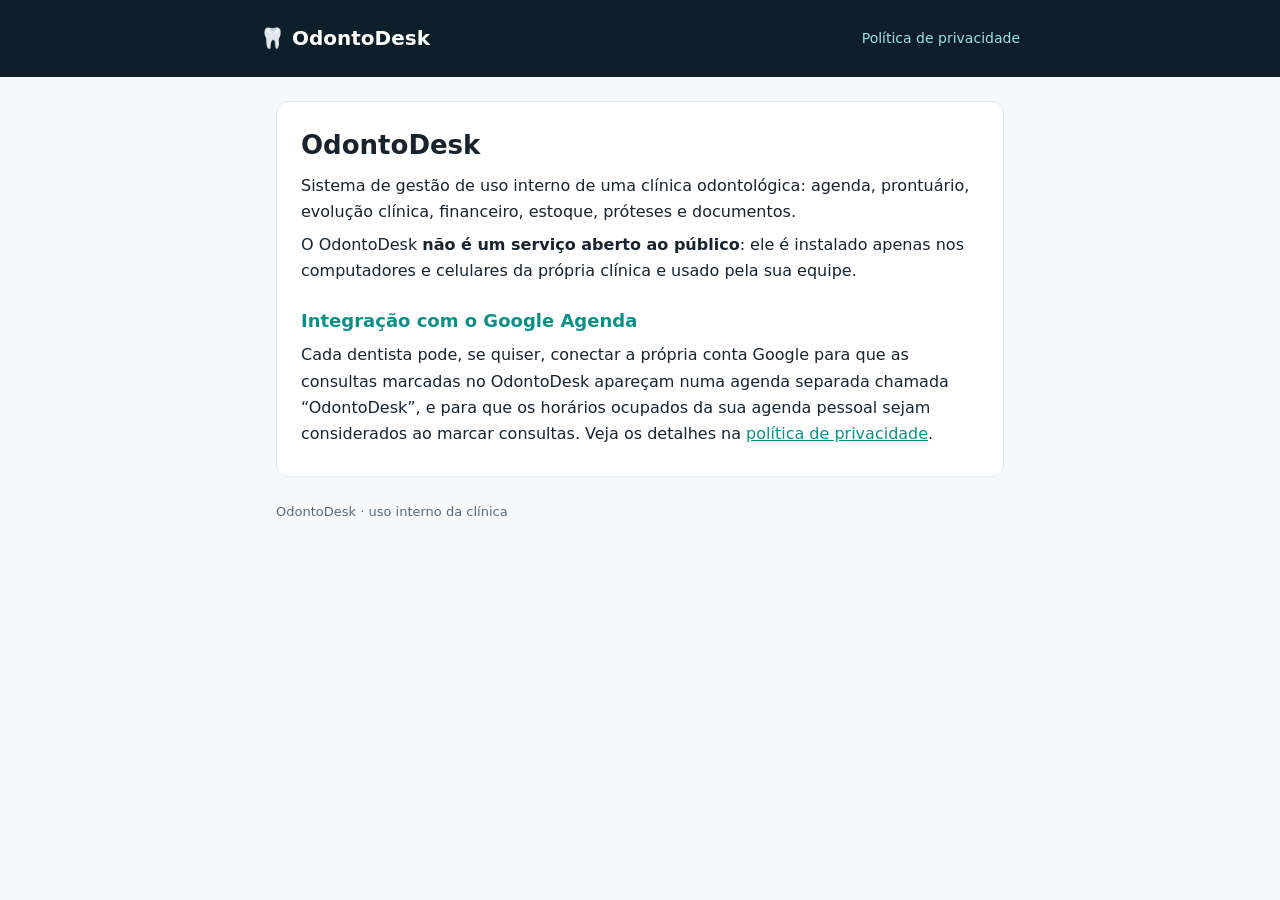
<file: index.html>
<!doctype html>
<html lang="pt-BR"><head><meta charset="utf-8"><meta name="viewport" content="width=device-width,initial-scale=1">
<title>OdontoDesk</title><meta name="description" content="OdontoDesk — sistema de gestão de uso interno de clínica odontológica."><link rel="stylesheet" href="estilo.css"></head>
<body><header><div class="in"><b>🦷 OdontoDesk</b><a href="privacidade.html">Política de privacidade</a></div></header>
<main><div class="card"><h1>OdontoDesk</h1>
<p>Sistema de gestão de uso interno de uma clínica odontológica: agenda, prontuário, evolução clínica, financeiro, estoque, próteses e documentos.</p>
<p>O OdontoDesk <b>não é um serviço aberto ao público</b>: ele é instalado apenas nos computadores e celulares da própria clínica e usado pela sua equipe.</p>
<h2>Integração com o Google Agenda</h2>
<p>Cada dentista pode, se quiser, conectar a própria conta Google para que as consultas marcadas no OdontoDesk apareçam numa agenda separada chamada “OdontoDesk”, e para que os horários ocupados da sua agenda pessoal sejam considerados ao marcar consultas. Veja os detalhes na <a href="privacidade.html">política de privacidade</a>.</p></div></main>
<footer>OdontoDesk · uso interno da clínica</footer></body></html>
</file>
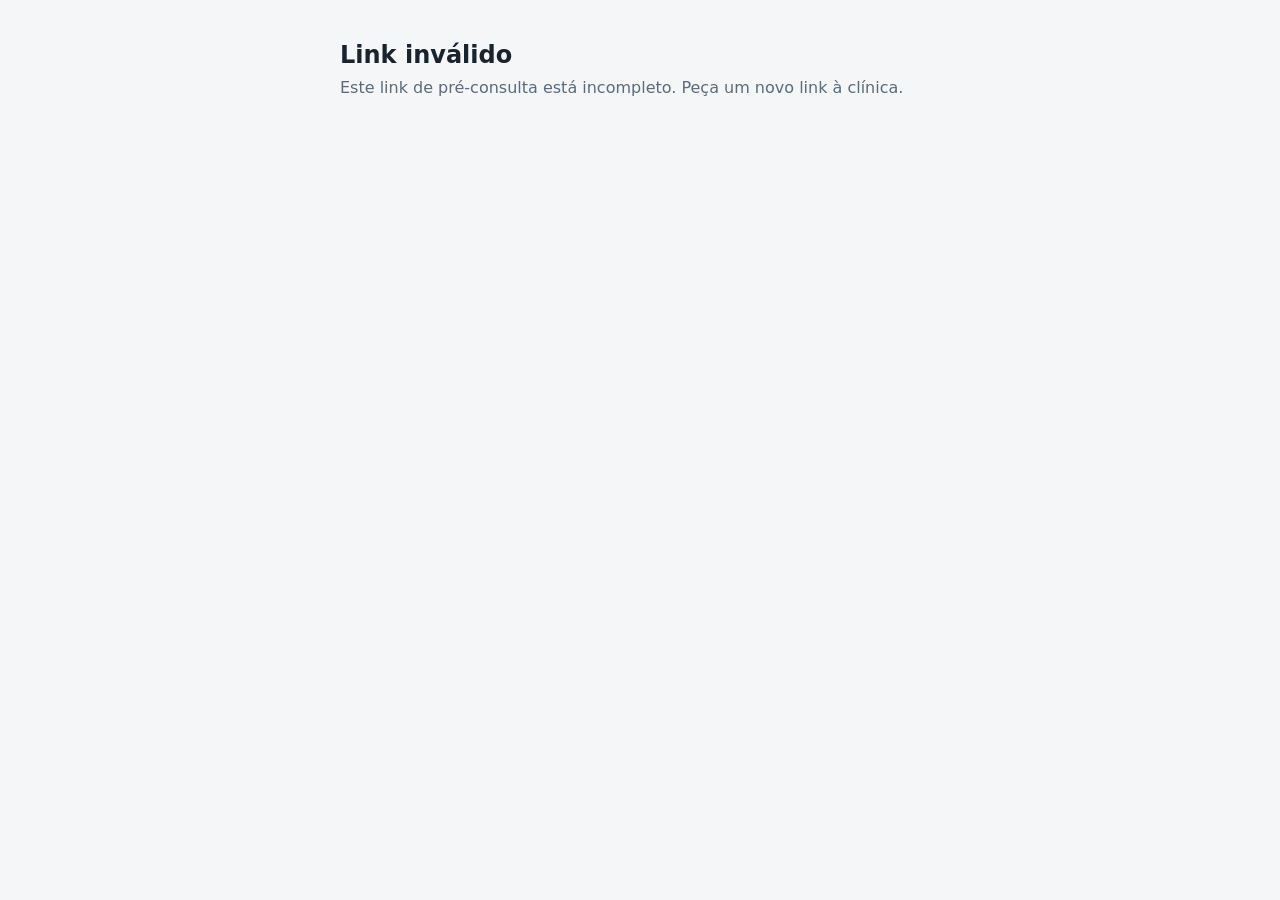
<file: pre-consulta/index.html>
<!doctype html>
<html lang="pt-BR">
<head>
<meta charset="utf-8">
<meta name="viewport" content="width=device-width, initial-scale=1">
<meta name="robots" content="noindex, nofollow">
<meta name="referrer" content="no-referrer">
<title>Pré-consulta</title>
<style>
  :root { --bg:#f4f6f8; --card:#fff; --ink:#18232e; --muted:#5b6b7c; --line:#dfe6ec; --accent:#0e8f86; --accent-soft:#e0f3f1; --danger:#c2410c; }
  * { box-sizing: border-box; }
  body { margin:0; background:var(--bg); color:var(--ink); font:16px/1.5 system-ui,-apple-system,"Segoe UI",Roboto,sans-serif; }
  .wrap { max-width:640px; margin:0 auto; padding:16px 16px 48px; }
  header { padding:20px 4px 8px; }
  header .clinic { font-size:13px; font-weight:700; letter-spacing:.06em; text-transform:uppercase; color:var(--accent); }
  h1 { font-size:24px; margin:4px 0 6px; line-height:1.25; }
  .lead { color:var(--muted); margin:0; }
  .appt { margin-top:12px; display:inline-block; background:var(--accent-soft); color:#0f5f59; padding:6px 12px; border-radius:99px; font-size:14px; font-weight:600; }
  section { background:var(--card); border:1px solid var(--line); border-radius:14px; padding:18px 16px; margin-top:16px; }
  h2 { font-size:17px; margin:0 0 14px; display:flex; gap:10px; align-items:center; }
  h2 .n { width:26px; height:26px; border-radius:50%; background:var(--accent); color:#fff; display:inline-grid; place-items:center; font-size:14px; flex:none; }
  label.f { display:block; margin-bottom:14px; font-size:14px; color:var(--muted); }
  label.f span.req { color:var(--danger); }
  input, textarea, select { width:100%; font:inherit; color:inherit; border:1px solid var(--line); border-radius:10px; padding:11px 12px; background:#fff; margin-top:5px; }
  textarea { min-height:84px; resize:vertical; }
  input:focus, textarea:focus { outline:3px solid var(--accent-soft); border-color:var(--accent); }
  .grid2 { display:grid; grid-template-columns:1fr 1fr; gap:0 12px; }
  @media (max-width:480px){ .grid2 { grid-template-columns:1fr; } }
  .q { padding:12px 0; border-top:1px solid var(--line); }
  .q:first-of-type { border-top:0; padding-top:0; }
  .q .qt { font-weight:600; margin-bottom:8px; }
  .yn { display:flex; gap:8px; }
  .yn label { flex:1; }
  .yn input { position:absolute; opacity:0; pointer-events:none; }
  .yn span { display:block; text-align:center; padding:10px; border:1px solid var(--line); border-radius:10px; cursor:pointer; font-weight:600; color:var(--muted); }
  .yn input:checked + span { background:var(--accent); border-color:var(--accent); color:#fff; }
  .yn input:focus-visible + span { outline:3px solid var(--accent-soft); }
  .obs { display:none; margin-top:8px; }
  .q.sim .obs { display:block; }
  .consent { display:flex; gap:10px; align-items:flex-start; font-size:14px; }
  .consent input { width:22px; height:22px; margin-top:2px; flex:none; }
  .btn { display:block; width:100%; border:0; border-radius:12px; padding:15px; font:inherit; font-weight:700; cursor:pointer; margin-top:10px; }
  .btn.primary { background:#1f9d55; color:#fff; font-size:17px; }
  .btn.sec { background:#fff; border:1px solid var(--line); color:var(--ink); }
  .err { color:var(--danger); font-size:14px; margin-top:10px; display:none; }
  .done { text-align:center; }
  .done .ok { width:64px; height:64px; border-radius:50%; background:#dcfce7; color:#15803d; display:grid; place-items:center; font-size:34px; margin:10px auto 8px; }
  .hidden { display:none !important; }
  .note { font-size:13px; color:var(--muted); margin-top:14px; }
  .invalid { outline:2px solid var(--danger); }
  .social { margin-bottom:14px; font-size:14px; color:var(--muted); }
  .social .yn { margin-top:6px; }
  .msg { display:block; color:var(--danger); font-size:13px; margin-top:4px; min-height:18px; }
  .addr { border-top:1px solid var(--line); margin-top:4px; padding-top:12px; }
  .cep-row { display:flex; gap:10px; align-items:flex-start; }
  .cep-row .f { flex:1; margin-bottom:4px; }
  .btn.mini { width:auto; padding:11px 14px; margin-top:24px; font-size:14px; }
  .cep-search { background:#f8fafc; border:1px solid var(--line); border-radius:10px; padding:12px; margin-bottom:14px; }
  .hint { font-size:13px; color:var(--muted); margin:4px 0 10px; }
  .cep-item { display:block; width:100%; text-align:left; background:#fff; border:1px solid var(--line); border-radius:10px; padding:10px 12px; margin:6px 0; font:inherit; font-size:14px; cursor:pointer; }
  .cep-item small { color:var(--muted); }
  select { appearance:auto; }
</style>
</head>
<body>
<div class="wrap">
  <div id="bad" class="hidden"><header><h1>Link inválido</h1><p class="lead">Este link de pré-consulta está incompleto. Peça um novo link à clínica.</p></header></div>

  <form id="form" class="hidden" novalidate>
    <header>
      <div class="clinic" id="clinic"></div>
      <h1 id="hello">Formulário de pré-consulta</h1>
      <p class="lead">Preencha antes da sua consulta. Leva cerca de 3 minutos e ajuda a gente a cuidar melhor de você.</p>
      <div class="appt hidden" id="appt"></div>
    </header>

    <section>
      <h2><span class="n">1</span>Seus dados</h2>
      <label class="f">Nome completo (como no documento) <span class="req">*</span><input name="name" autocomplete="name" required></label>
      <div class="f social">
        <span>Usa nome social?</span>
        <div class="yn">
          <label><input type="radio" name="usesSocial" value="n" checked><span>Não</span></label>
          <label><input type="radio" name="usesSocial" value="s"><span>Sim</span></label>
        </div>
      </div>
      <label class="f hidden" id="socialBox">Nome social <span class="req">*</span><input name="socialName" placeholder="Como você prefere ser chamado(a)"></label>
      <div class="grid2">
        <label class="f">Data de nascimento <span class="req">*</span><input name="birth" type="date" required></label>
        <label class="f">CPF<input name="cpf" inputmode="numeric" maxlength="14" autocomplete="off" placeholder="000.000.000-00"><span class="msg" data-msg="cpf"></span></label>
        <label class="f">Celular / WhatsApp <span class="req">*</span><input name="phone" type="tel" maxlength="15" autocomplete="tel" placeholder="(DD) 9NNNN-NNNN" required><span class="msg" data-msg="phone"></span></label>
        <label class="f">E-mail<input name="email" type="email" autocomplete="email"></label>
      </div>
      <div class="addr">
        <div class="cep-row">
          <label class="f">CEP<input name="cep" inputmode="numeric" maxlength="9" autocomplete="postal-code" placeholder="00000-000"><span class="msg ok-msg" data-msg="cep"></span></label>
          <button type="button" class="btn sec mini" id="naosei">Não sei o CEP</button>
        </div>
        <div class="cep-search hidden" id="cepSearch">
          <p class="hint">Informe o estado, a cidade e parte do nome da rua:</p>
          <div class="grid2">
            <label class="f">Estado (UF)<select name="s_uf"></select></label>
            <label class="f">Cidade<input name="s_city"></label>
          </div>
          <label class="f">Rua / avenida<input name="s_street" placeholder="ex.: Paulista"></label>
          <button type="button" class="btn sec" id="pesquisar">Pesquisar CEP</button>
          <div id="cepResults"></div>
          <p class="hint">Não encontrou? <a href="https://buscacepinter.correios.com.br/app/endereco/index.php" target="_blank" rel="noopener">Busque no site dos Correios</a> ou preencha o endereço abaixo.</p>
        </div>
        <label class="f">Rua / avenida<input name="street" autocomplete="address-line1"></label>
        <div class="grid2">
          <label class="f">Número<input name="number" inputmode="numeric" placeholder="123 ou S/N"></label>
          <label class="f">Complemento<input name="complement" placeholder="Apto, bloco..."></label>
          <label class="f">Bairro<input name="district"></label>
          <label class="f">Cidade<input name="city" autocomplete="address-level2"></label>
        </div>
        <label class="f">Estado (UF)<select name="uf"></select></label>
      </div>
      <div class="grid2">
        <label class="f">Convênio<input name="insurance" placeholder="Particular ou nome do convênio"></label>
        <label class="f">Responsável (se menor de idade)<input name="guardian"></label>
      </div>
    </section>

    <section>
      <h2><span class="n">2</span>Motivo da consulta</h2>
      <label class="f">O que você gostaria de tratar ou avaliar? Sente alguma dor?<textarea name="queixa" placeholder="Ex.: dor no dente de trás ao mastigar há uma semana"></textarea></label>
    </section>

    <section>
      <h2><span class="n">3</span>Sua saúde</h2>
      <div id="questions"></div>
    </section>

    <section>
      <h2><span class="n">4</span>Confirmação</h2>
      <label class="consent"><input type="checkbox" name="consent" required><span>Declaro que as informações são verdadeiras e autorizo a clínica a usá-las exclusivamente para o meu atendimento, conforme a Lei Geral de Proteção de Dados (LGPD).</span></label>
      <div class="err" id="err">Confira os campos marcados em vermelho (obrigatórios, CPF ou telefone) e aceite a confirmação.</div>
      <button class="btn primary" type="submit" id="sendWa">Enviar pelo WhatsApp</button>
      <button class="btn sec hidden" type="button" id="sendMail">Enviar por e-mail</button>
      <p class="note">Suas respostas não ficam guardadas neste site: elas vão direto para a clínica pela mensagem que você enviar.</p>
    </section>
  </form>

  <div id="done" class="hidden">
    <section class="done">
      <div class="ok">✓</div>
      <h1>Quase lá!</h1>
      <p class="lead">Confirme o envio da mensagem no WhatsApp. Se ele não abriu, copie as respostas abaixo e envie para a clínica.</p>
      <button class="btn primary" type="button" id="againWa">Abrir WhatsApp de novo</button>
      <button class="btn sec" type="button" id="copy">Copiar respostas</button>
      <textarea id="out" readonly style="min-height:160px;margin-top:12px;font-size:13px"></textarea>
      <button class="btn sec" type="button" id="edit">Voltar e corrigir</button>
    </section>
  </div>
</div>

<script>
/* BEGIN br.js (cópia de src/br.js — o formulário precisa ser um arquivo único) */
/* Máscaras e validação de documentos brasileiros (CPF e telefone).
   Usado pelo app (window.BR) e pelos testes (require). */
(function (root) {
  'use strict';
  const digits = (s) => String(s == null ? '' : s).replace(/\D/g, '');

  // ---------- CPF ----------
  function cpfFormat(v) {
    const d = digits(v).slice(0, 11);
    if (d.length <= 3) return d;
    if (d.length <= 6) return `${d.slice(0, 3)}.${d.slice(3)}`;
    if (d.length <= 9) return `${d.slice(0, 3)}.${d.slice(3, 6)}.${d.slice(6)}`;
    return `${d.slice(0, 3)}.${d.slice(3, 6)}.${d.slice(6, 9)}-${d.slice(9)}`;
  }
  function cpfValid(v) {
    const d = digits(v);
    if (d.length !== 11 || /^(\d)\1{10}$/.test(d)) return false; // 000.000.000-00, 111... etc. não valem
    const dv = (len) => {
      let s = 0;
      for (let i = 0; i < len; i++) s += Number(d[i]) * (len + 1 - i);
      const r = (s * 10) % 11;
      return r === 10 ? 0 : r;
    };
    return dv(9) === Number(d[9]) && dv(10) === Number(d[10]);
  }
  function cpfError(v) {
    const d = digits(v);
    if (!d) return '';
    if (d.length < 11) return `CPF incompleto (${d.length} de 11 dígitos)`;
    if (!cpfValid(d)) return 'CPF inválido';
    return '';
  }

  // ---------- Telefone ----------
  // Fixo:    (DD) NNNN-NNNN   → 10 dígitos, número começa com 2 a 5
  // Celular: (DD) 9NNNN-NNNN  → 11 dígitos, número começa com 9
  const DDD = new Set([11, 12, 13, 14, 15, 16, 17, 18, 19, 21, 22, 24, 27, 28, 31, 32, 33, 34, 35, 37, 38,
    41, 42, 43, 44, 45, 46, 47, 48, 49, 51, 53, 54, 55, 61, 62, 63, 64, 65, 66, 67, 68, 69, 71, 73, 74, 75, 77, 79,
    81, 82, 83, 84, 85, 86, 87, 88, 89, 91, 92, 93, 94, 95, 96, 97, 98, 99]);
  // aceita número colado com +55 / 55 / 0 na frente
  function phoneDigits(v) {
    let d = digits(v);
    if (d.length > 11 && d.startsWith('55')) d = d.slice(2);
    if (d.length > 10 && d.startsWith('0')) d = d.replace(/^0+/, '');
    return d.slice(0, 11);
  }
  function phoneFormat(v) {
    const d = phoneDigits(v);
    if (!d) return '';
    if (d.length <= 2) return `(${d}`;
    const ddd = d.slice(0, 2), n = d.slice(2);
    if (n.length <= 4) return `(${ddd}) ${n}`;
    if (d.length <= 10) return `(${ddd}) ${n.slice(0, 4)}-${n.slice(4)}`;      // fixo (ou digitando)
    return `(${ddd}) ${n.slice(0, 5)}-${n.slice(5)}`;                          // celular
  }
  function phoneType(v) {
    const d = phoneDigits(v);
    if (d.length === 11 && d[2] === '9') return 'celular';
    if (d.length === 10 && /[2-5]/.test(d[2])) return 'fixo';
    return '';
  }
  function phoneError(v) {
    const d = phoneDigits(v);
    if (!d) return '';
    if (d.length < 10) return 'Telefone incompleto';
    if (!DDD.has(Number(d.slice(0, 2)))) return `DDD ${d.slice(0, 2)} não existe`;
    if (d.length === 11 && d[2] !== '9') return 'Celular deve começar com 9';
    if (d.length === 10 && !/[2-5]/.test(d[2])) return d[2] === '9'
      ? 'Celular precisa de 9 dígitos após o DDD'
      : 'Fixo deve começar com 2, 3, 4 ou 5';
    return '';
  }
  const phoneValid = (v) => !!digits(v) && !phoneError(v);

  // ---------- CEP e endereço ----------
  const cepFormat = (v) => { const d = digits(v).slice(0, 8); return d.length > 5 ? `${d.slice(0, 5)}-${d.slice(5)}` : d; };
  const cepError = (v) => { const n = digits(v).length; return n && n !== 8 ? `CEP incompleto (${n} de 8 dígitos)` : ''; };
  const UFS = { AC: 'Acre', AL: 'Alagoas', AP: 'Amapá', AM: 'Amazonas', BA: 'Bahia', CE: 'Ceará', DF: 'Distrito Federal', ES: 'Espírito Santo', GO: 'Goiás', MA: 'Maranhão',
    MT: 'Mato Grosso', MS: 'Mato Grosso do Sul', MG: 'Minas Gerais', PA: 'Pará', PB: 'Paraíba', PR: 'Paraná', PE: 'Pernambuco', PI: 'Piauí', RJ: 'Rio de Janeiro',
    RN: 'Rio Grande do Norte', RS: 'Rio Grande do Sul', RO: 'Rondônia', RR: 'Roraima', SC: 'Santa Catarina', SP: 'São Paulo', SE: 'Sergipe', TO: 'Tocantins' };
  // "Rua X, 123 - Apto 4 - Bairro, Cidade/UF - CEP 00000-000"
  function addressFormat(a) {
    if (!a) return '';
    const l1 = [a.street, a.number].filter(Boolean).join(', ');
    const local = [a.city, a.uf].filter(Boolean).join('/');
    const parts = [l1, a.complement, [a.district, local].filter(Boolean).join(', ')].filter(Boolean);
    let out = parts.join(' - ');
    if (digits(a.cep).length === 8) out += (out ? ' - ' : '') + 'CEP ' + cepFormat(a.cep);
    return out;
  }

  // ---------- máscara ao digitar, mantendo o cursor no lugar ----------
  function attachMask(input, format) {
    const apply = () => {
      const pos = input.selectionStart == null ? input.value.length : input.selectionStart;
      const before = digits(input.value.slice(0, pos)).length;
      const out = format(input.value);
      if (out === input.value) return;
      input.value = out;
      let i = 0, seen = 0;
      while (i < out.length && seen < before) { if (/\d/.test(out[i])) seen++; i++; }
      try { input.setSelectionRange(i, i); } catch (e) { /* campo sem seleção */ }
    };
    input.addEventListener('input', apply);
    input.value = format(input.value);
  }

  const BR = { digits, cpfFormat, cpfValid, cpfError, phoneDigits, phoneFormat, phoneType, phoneError, phoneValid, cepFormat, cepError, UFS, addressFormat, attachMask, DDD };
  if (typeof module !== 'undefined' && module.exports) module.exports = BR;
  else root.BR = BR;
})(typeof window !== 'undefined' ? window : globalThis);
/* END br.js */
</script>
<script>
(function () {
  'use strict';
  const $ = (s) => document.querySelector(s);
  // base64 com alfabeto seguro para WhatsApp (sem _ * ~ que viram formatação)
  const b64d = (s) => { s = s.replace(/\./g, '+').replace(/!/g, '/'); while (s.length % 4) s += '='; return decodeURIComponent(escape(atob(s))); };
  const b64e = (s) => btoa(unescape(encodeURIComponent(s))).replace(/\+/g, '.').replace(/\//g, '!').replace(/=+$/, '');
  const esc = (v) => String(v == null ? '' : v).replace(/[&<>"']/g, (c) => ({ '&': '&amp;', '<': '&lt;', '>': '&gt;', '"': '&quot;', "'": '&#39;' }[c]));

  let cfg;
  try {
    const m = location.hash.match(/c=([A-Za-z0-9.!]+)/);
    cfg = JSON.parse(b64d(m[1]));
    if (!cfg.t || !Array.isArray(cfg.q)) throw new Error('cfg');
  } catch (e) { $('#bad').classList.remove('hidden'); return; }

  const form = $('#form');
  form.classList.remove('hidden');
  document.title = 'Pré-consulta — ' + cfg.cl;
  $('#clinic').textContent = cfg.cl || '';
  if (cfg.n) $('#hello').textContent = 'Olá, ' + cfg.n.split(' ')[0] + '!';
  if (cfg.dt) { $('#appt').textContent = 'Sua consulta: ' + cfg.dt; $('#appt').classList.remove('hidden'); }
  if (cfg.em) $('#sendMail').classList.remove('hidden');
  if (!cfg.wa) { $('#sendWa').textContent = 'Concluir'; }

  $('#questions').innerHTML = cfg.q.map((q, i) => q[1] === 'y'
    ? '<div class="q" data-i="' + i + '"><div class="qt">' + esc(q[0]) + '</div><div class="yn">' +
      '<label><input type="radio" name="a' + i + '" value="sim"><span>Sim</span></label>' +
      '<label><input type="radio" name="a' + i + '" value="nao"><span>Não</span></label></div>' +
      '<input class="obs" name="o' + i + '" placeholder="Conte mais (qual, desde quando…)"></div>'
    : '<div class="q" data-i="' + i + '"><div class="qt">' + esc(q[0]) + '</div><textarea name="a' + i + '"></textarea></div>').join('');

  // pré-preenchimento com os dados já conhecidos pela clínica
  if (cfg.nc || cfg.n) form.name.value = cfg.nc || cfg.n;
  const socialToggle = () => { const on = form.usesSocial.value === 's'; $('#socialBox').classList.toggle('hidden', !on); };
  if (cfg.ns) { form.usesSocial.value = 's'; form.socialName.value = cfg.ns; }
  form.querySelectorAll('[name=usesSocial]').forEach(r => r.addEventListener('change', () => { socialToggle(); if (form.usesSocial.value === 's') form.socialName.focus(); }));
  socialToggle();
  if (cfg.ph) form.phone.value = cfg.ph;
  // máscaras de CPF e telefone
  BR.attachMask(form.cpf, BR.cpfFormat); BR.attachMask(form.phone, BR.phoneFormat);
  const fieldErr = (el, fn) => { const e = BR.digits(el.value) ? fn(el.value) : ''; const m = el.parentElement.querySelector('.msg'); if (m) m.textContent = e; el.classList.toggle('invalid', !!e); return e; };
  form.cpf.addEventListener('blur', () => fieldErr(form.cpf, BR.cpfError));
  form.phone.addEventListener('blur', () => fieldErr(form.phone, BR.phoneError));

  // endereço: CEP → rua/bairro/cidade/UF (ViaCEP, base dos Correios) e pesquisa para quem não sabe o CEP
  const ufOpts = '<option value="">—</option>' + Object.entries(BR.UFS).map(([k, n]) => '<option value="' + k + '">' + k + ' — ' + esc(n) + '</option>').join('');
  form.uf.innerHTML = ufOpts; form.s_uf.innerHTML = ufOpts;
  BR.attachMask(form.cep, BR.cepFormat);
  const cepMsg = $('[data-msg=cep]');
  const say = (t, ok) => { cepMsg.textContent = t; cepMsg.style.color = ok ? '#15803d' : ''; };
  const via = (x) => ({ cep: BR.cepFormat(x.cep), street: x.logradouro || '', district: x.bairro || '', city: x.localidade || '', uf: x.uf || '' });
  const fillAddr = (a) => {
    form.cep.value = a.cep; form.street.value = a.street; form.district.value = a.district; form.city.value = a.city; form.uf.value = a.uf;
    form.dispatchEvent(new Event('input')); (a.street ? form.number : form.street).focus();
  };
  let lastCep = '';
  form.cep.addEventListener('input', async () => {
    const d = BR.digits(form.cep.value);
    if (d.length !== 8 || d === lastCep) { if (d.length < 8) say(''); return; }
    lastCep = d; say('Buscando…', true);
    try {
      const j = await (await fetch('https://viacep.com.br/ws/' + d + '/json/')).json();
      if (BR.digits(form.cep.value) !== d) return;
      if (j.erro) { say('CEP não encontrado. Confira ou toque em "Não sei o CEP".'); return; }
      const a = via(j); fillAddr(a); say('✓ ' + a.city + '/' + a.uf, true);
    } catch (e) { say('Não foi possível buscar o CEP agora. Preencha o endereço abaixo.'); }
  });
  $('#naosei').onclick = () => {
    $('#cepSearch').classList.toggle('hidden');
    if (form.uf.value) form.s_uf.value = form.uf.value; if (form.city.value) form.s_city.value = form.city.value;
    (form.s_uf.value ? form.s_city : form.s_uf).focus();
  };
  $('#pesquisar').onclick = async () => {
    const uf = form.s_uf.value, city = form.s_city.value.trim(), street = form.s_street.value.trim(), out = $('#cepResults');
    if (!uf || city.length < 3 || street.length < 3) { out.innerHTML = '<p class="msg">Escolha o estado e digite pelo menos 3 letras da cidade e da rua.</p>'; return; }
    out.innerHTML = '<p class="hint">Pesquisando…</p>';
    try {
      const enc = (s) => encodeURIComponent(s).replace(/%20/g, '+');
      const j = await (await fetch('https://viacep.com.br/ws/' + uf + '/' + enc(city) + '/' + enc(street) + '/json/')).json();
      const list = Array.isArray(j) ? j.map(via) : [];
      if (!list.length) { out.innerHTML = '<p class="msg">Nenhum endereço encontrado. Tente só uma parte do nome da rua.</p>'; return; }
      out.innerHTML = '<p class="hint">Toque no seu endereço:</p>' + list.map((a, i) => '<button type="button" class="cep-item" data-i="' + i + '"><b>' + esc(a.cep) + '</b> ' + esc(a.street) + '<br><small>' + esc(a.district) + ' · ' + esc(a.city) + '/' + esc(a.uf) + '</small></button>').join('');
      out.querySelectorAll('.cep-item').forEach(b => b.onclick = () => { const a = list[+b.dataset.i]; lastCep = BR.digits(a.cep); fillAddr(a); say('✓ ' + a.city + '/' + a.uf, true); $('#cepSearch').classList.add('hidden'); out.innerHTML = ''; });
    } catch (e) { out.innerHTML = '<p class="msg">Sem conexão para pesquisar agora. Use o site dos Correios ou preencha abaixo.</p>'; }
  };

  // rascunho no aparelho (se disponível)
  const key = 'odpc-' + cfg.t;
  try { const d = JSON.parse(localStorage.getItem(key) || 'null'); if (d) Object.keys(d).forEach((k) => { const el = form.elements[k]; if (!el) return; if (el instanceof RadioNodeList) el.value = d[k]; else if (el.type === 'checkbox') el.checked = !!d[k]; else el.value = d[k]; }); } catch (e) { /* sem armazenamento */ }
  const refresh = () => document.querySelectorAll('.q').forEach((q) => { const r = form.elements['a' + q.dataset.i]; q.classList.toggle('sim', !!(r && r.value === 'sim')); });
  refresh();
  form.addEventListener('input', () => {
    refresh();
    try { const d = {}; for (const el of form.elements) if (el.name) d[el.name] = el.type === 'checkbox' ? el.checked : (el.type === 'radio' ? form.elements[el.name].value : el.value); localStorage.setItem(key, JSON.stringify(d)); } catch (e) { /* ignora */ }
  });

  function collect() {
    const f = form.elements;
    const d = { name: f.name.value.trim(), socialName: f.usesSocial.value === 's' ? f.socialName.value.trim() : '', birth: f.birth.value, cpf: f.cpf.value.trim(), phone: f.phone.value.trim(), email: f.email.value.trim(),
      cep: BR.cepFormat(f.cep.value), street: f.street.value.trim(), number: f.number.value.trim(), complement: f.complement.value.trim(), district: f.district.value.trim(), city: f.city.value.trim(), uf: f.uf.value,
      insurance: f.insurance.value.trim(), guardian: f.guardian.value.trim() };
    d.address = BR.addressFormat(d);
    const a = cfg.q.map((q, i) => (f['a' + i] ? f['a' + i].value : '').trim());
    const o = cfg.q.map((q, i) => (f['o' + i] ? f['o' + i].value.trim() : ''));
    return { v: 1, t: cfg.t, d, qx: f.queixa.value.trim(), a, o, ts: new Date().toISOString() };
  }
  function validate() {
    let ok = true;
    if (form.usesSocial.value === 's' && !form.socialName.value.trim()) { form.socialName.classList.add('invalid'); ok = false; } else form.socialName.classList.remove('invalid');
    ['name', 'birth', 'phone'].forEach((n) => { const el = form.elements[n]; const bad = !el.value.trim(); el.classList.toggle('invalid', bad); if (bad) ok = false; });
    if (fieldErr(form.cpf, BR.cpfError)) ok = false;
    if (fieldErr(form.phone, BR.phoneError)) ok = false;
    if (!form.elements.consent.checked) ok = false;
    $('#err').style.display = ok ? 'none' : 'block';
    if (!ok) { const first = form.querySelector('.invalid') || form.elements.consent; first.focus(); }
    return ok;
  }
  function message(r) {
    const alerts = cfg.q.map((q, i) => (q[1] === 'y' && r.a[i] === 'sim') ? '• ' + q[0] + (r.o[i] ? ' — ' + r.o[i] : '') : null).filter(Boolean);
    return '*Pré-consulta — ' + cfg.cl + '*\n' +
      'Paciente: ' + r.d.name + '\n' +
      (r.qx ? 'Motivo: ' + r.qx + '\n' : '') +
      (alerts.length ? 'Atenção:\n' + alerts.join('\n') + '\n' : 'Sem alertas de saúde informados.\n') +
      '\nCódigo para o sistema da clínica (não apague):\n#ODPC1:' + b64e(JSON.stringify(r)) + '#';
  }
  let last = '';
  const go = (url) => { const w = window.open(url, '_blank'); if (!w) location.href = url; };
  const openWa = () => { if (cfg.wa) go('https://wa.me/' + cfg.wa + '?text=' + encodeURIComponent(last)); };
  function showDone() {
    $('#out').value = last;
    form.classList.add('hidden'); $('#done').classList.remove('hidden'); window.scrollTo(0, 0);
    if (!cfg.wa) $('#againWa').classList.add('hidden');
  }
  function finish(via) {
    if (!validate()) return;
    last = message(collect());
    try { localStorage.setItem(key + '-sent', last); } catch (e) { /* ignora */ }
    showDone();
    if (via === 'mail') location.href = 'mailto:' + cfg.em + '?subject=' + encodeURIComponent('Pré-consulta — ' + collect().d.name) + '&body=' + encodeURIComponent(last);
    else openWa();
  }
  // Voltou para a página depois de enviar? Mostra a confirmação de novo.
  try { const sent = localStorage.getItem(key + '-sent'); if (sent) { last = sent; showDone(); } } catch (e) { /* ignora */ }
  form.addEventListener('submit', (e) => { e.preventDefault(); finish('wa'); });
  $('#sendMail').onclick = () => finish('mail');
  $('#againWa').onclick = openWa;
  $('#edit').onclick = () => { $('#done').classList.add('hidden'); form.classList.remove('hidden'); };
  $('#copy').onclick = async () => {
    try { await navigator.clipboard.writeText(last); $('#copy').textContent = 'Copiado!'; }
    catch (e) { const t = $('#out'); t.focus(); t.select(); document.execCommand('copy'); $('#copy').textContent = 'Copiado!'; }
  };
})();
</script>
</body>
</html>
</file>
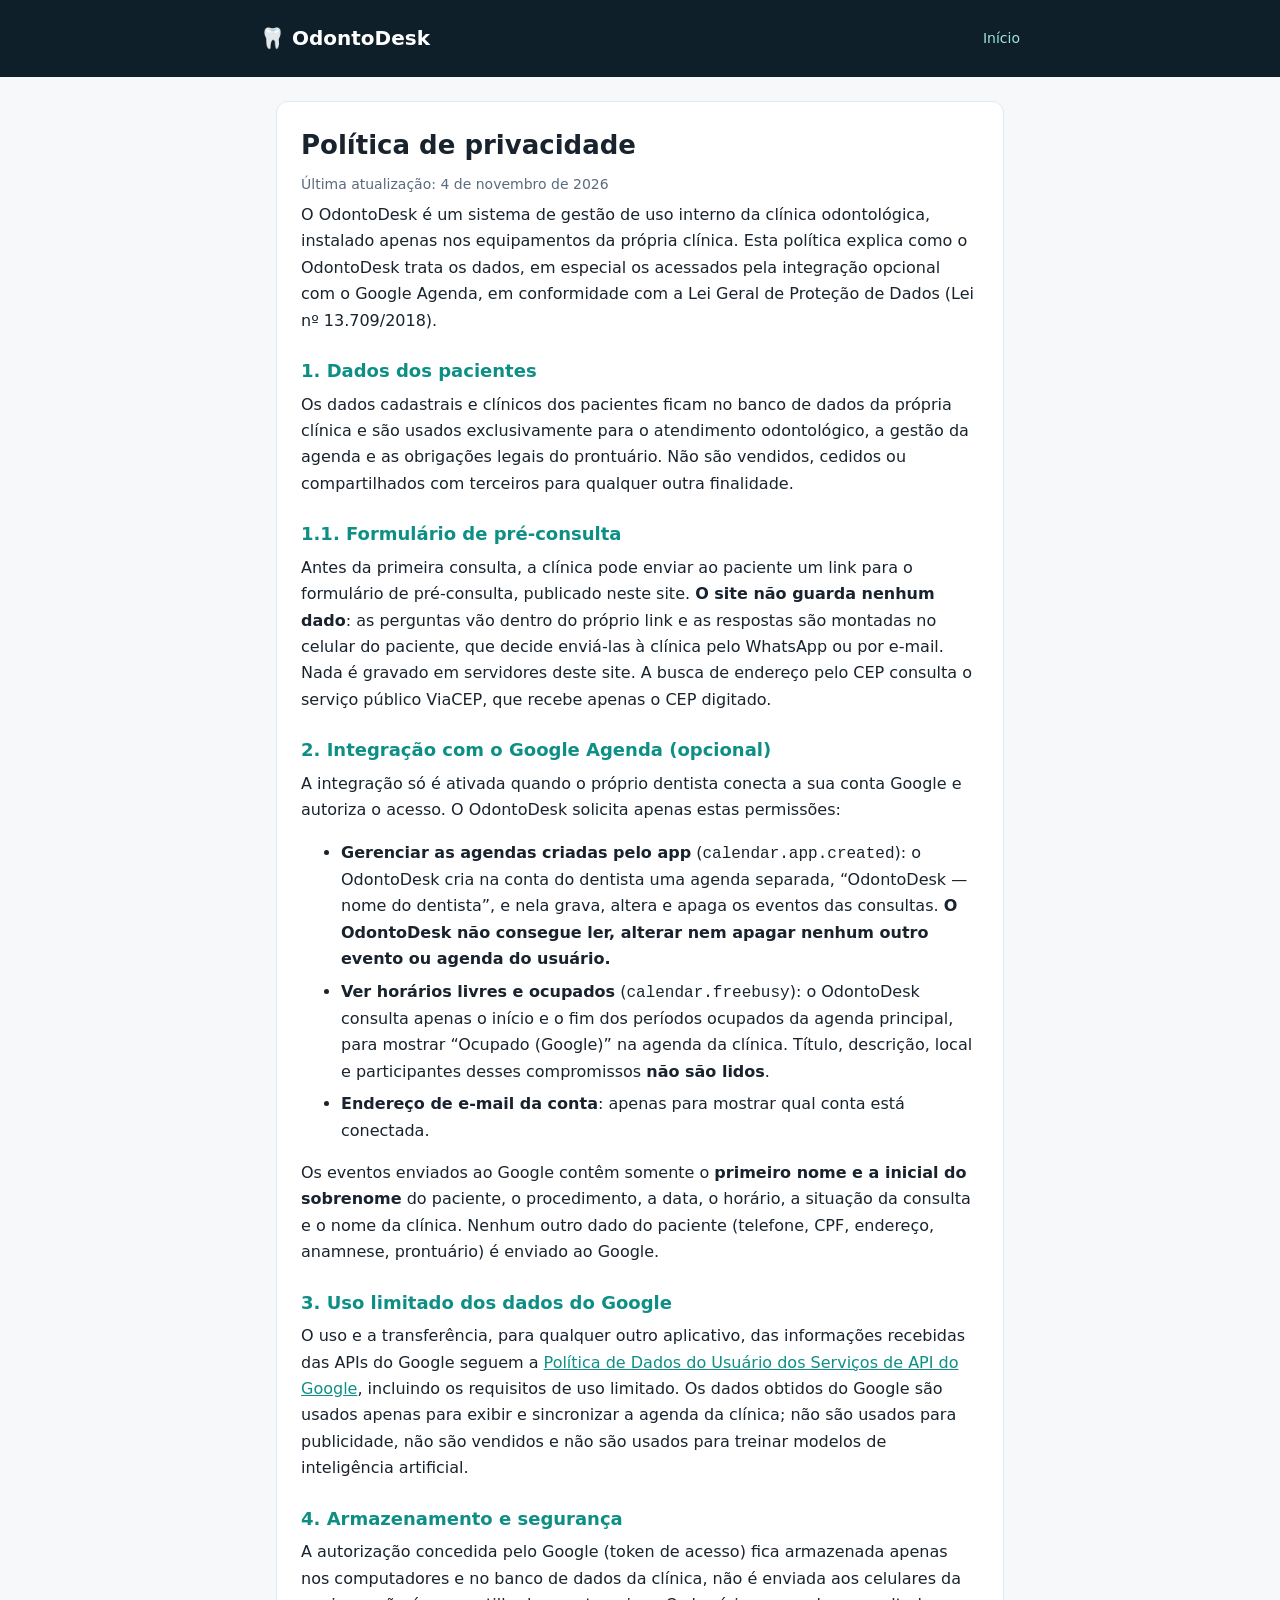
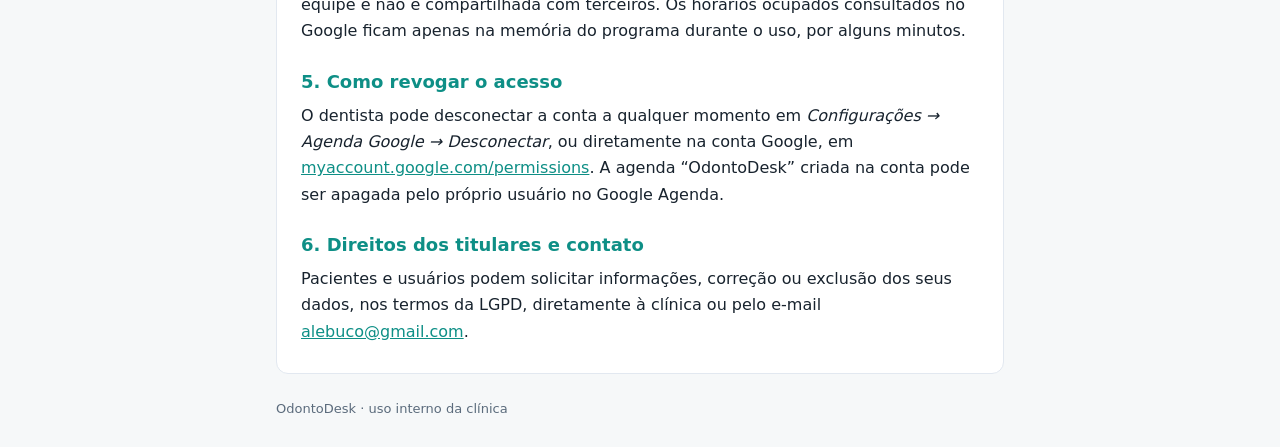
<file: privacidade.html>
<!doctype html>
<html lang="pt-BR"><head><meta charset="utf-8"><meta name="viewport" content="width=device-width,initial-scale=1">
<title>Privacidade OdontoDesk</title><meta name="description" content="Política de privacidade do OdontoDesk e da integração com o Google Agenda."><link rel="stylesheet" href="estilo.css"></head>
<body><header><div class="in"><b>🦷 OdontoDesk</b><a href="index.html">Início</a></div></header>
<main><div class="card"><h1>Política de privacidade</h1><p class="muted">Última atualização: 4 de novembro de 2026</p>
<p>O OdontoDesk é um sistema de gestão de uso interno da clínica odontológica, instalado apenas nos equipamentos da própria clínica. Esta política explica como o OdontoDesk trata os dados, em especial os acessados pela integração opcional com o Google Agenda, em conformidade com a Lei Geral de Proteção de Dados (Lei nº 13.709/2018).</p>

<h2>1. Dados dos pacientes</h2>
<p>Os dados cadastrais e clínicos dos pacientes ficam no banco de dados da própria clínica e são usados exclusivamente para o atendimento odontológico, a gestão da agenda e as obrigações legais do prontuário. Não são vendidos, cedidos ou compartilhados com terceiros para qualquer outra finalidade.</p>

<h2>1.1. Formulário de pré-consulta</h2>
<p>Antes da primeira consulta, a clínica pode enviar ao paciente um link para o formulário de pré-consulta, publicado neste site. <b>O site não guarda nenhum dado</b>: as perguntas vão dentro do próprio link e as respostas são montadas no celular do paciente, que decide enviá-las à clínica pelo WhatsApp ou por e-mail. Nada é gravado em servidores deste site. A busca de endereço pelo CEP consulta o serviço público ViaCEP, que recebe apenas o CEP digitado.</p>

<h2>2. Integração com o Google Agenda (opcional)</h2>
<p>A integração só é ativada quando o próprio dentista conecta a sua conta Google e autoriza o acesso. O OdontoDesk solicita apenas estas permissões:</p>
<ul>
<li><b>Gerenciar as agendas criadas pelo app</b> (<code>calendar.app.created</code>): o OdontoDesk cria na conta do dentista uma agenda separada, “OdontoDesk — nome do dentista”, e nela grava, altera e apaga os eventos das consultas. <b>O OdontoDesk não consegue ler, alterar nem apagar nenhum outro evento ou agenda do usuário.</b></li>
<li><b>Ver horários livres e ocupados</b> (<code>calendar.freebusy</code>): o OdontoDesk consulta apenas o início e o fim dos períodos ocupados da agenda principal, para mostrar “Ocupado (Google)” na agenda da clínica. Título, descrição, local e participantes desses compromissos <b>não são lidos</b>.</li>
<li><b>Endereço de e-mail da conta</b>: apenas para mostrar qual conta está conectada.</li>
</ul>
<p>Os eventos enviados ao Google contêm somente o <b>primeiro nome e a inicial do sobrenome</b> do paciente, o procedimento, a data, o horário, a situação da consulta e o nome da clínica. Nenhum outro dado do paciente (telefone, CPF, endereço, anamnese, prontuário) é enviado ao Google.</p>

<h2>3. Uso limitado dos dados do Google</h2>
<p>O uso e a transferência, para qualquer outro aplicativo, das informações recebidas das APIs do Google seguem a <a href="https://developers.google.com/terms/api-services-user-data-policy">Política de Dados do Usuário dos Serviços de API do Google</a>, incluindo os requisitos de uso limitado. Os dados obtidos do Google são usados apenas para exibir e sincronizar a agenda da clínica; não são usados para publicidade, não são vendidos e não são usados para treinar modelos de inteligência artificial.</p>

<h2>4. Armazenamento e segurança</h2>
<p>A autorização concedida pelo Google (token de acesso) fica armazenada apenas nos computadores e no banco de dados da clínica, não é enviada aos celulares da equipe e não é compartilhada com terceiros. Os horários ocupados consultados no Google ficam apenas na memória do programa durante o uso, por alguns minutos.</p>

<h2>5. Como revogar o acesso</h2>
<p>O dentista pode desconectar a conta a qualquer momento em <i>Configurações → Agenda Google → Desconectar</i>, ou diretamente na conta Google, em <a href="https://myaccount.google.com/permissions">myaccount.google.com/permissions</a>. A agenda “OdontoDesk” criada na conta pode ser apagada pelo próprio usuário no Google Agenda.</p>

<h2>6. Direitos dos titulares e contato</h2>
<p>Pacientes e usuários podem solicitar informações, correção ou exclusão dos seus dados, nos termos da LGPD, diretamente à clínica ou pelo e-mail <a href="mailto:alebuco@gmail.com">alebuco@gmail.com</a>.</p>
</div></main>
<footer>OdontoDesk · uso interno da clínica</footer></body></html>
</file>
<file: estilo.css>
:root{--ink:#18232e;--muted:#5b6b7c;--accent:#0e8f86;--line:#e2e8f0;--bg:#f6f8f9}
*{box-sizing:border-box}body{margin:0;font:16px/1.65 system-ui,-apple-system,"Segoe UI",Roboto,sans-serif;color:var(--ink);background:var(--bg)}
header{background:#0f1f2a;color:#fff;padding:22px 16px}header .in{max-width:760px;margin:auto;display:flex;align-items:center;gap:12px}
header b{font-size:20px}header a{color:#9fe3dc;text-decoration:none;margin-left:auto;font-size:14px}
main{max-width:760px;margin:24px auto;padding:0 16px}.card{background:#fff;border:1px solid var(--line);border-radius:12px;padding:22px 24px;margin-bottom:18px}
h1{font-size:26px;margin:0 0 6px}h2{font-size:18px;margin:22px 0 6px;color:var(--accent)}p,li{margin:6px 0}.muted{color:var(--muted);font-size:14px}
a{color:var(--accent)}footer{max-width:760px;margin:0 auto 30px;padding:0 16px;color:var(--muted);font-size:13px}
</file>
